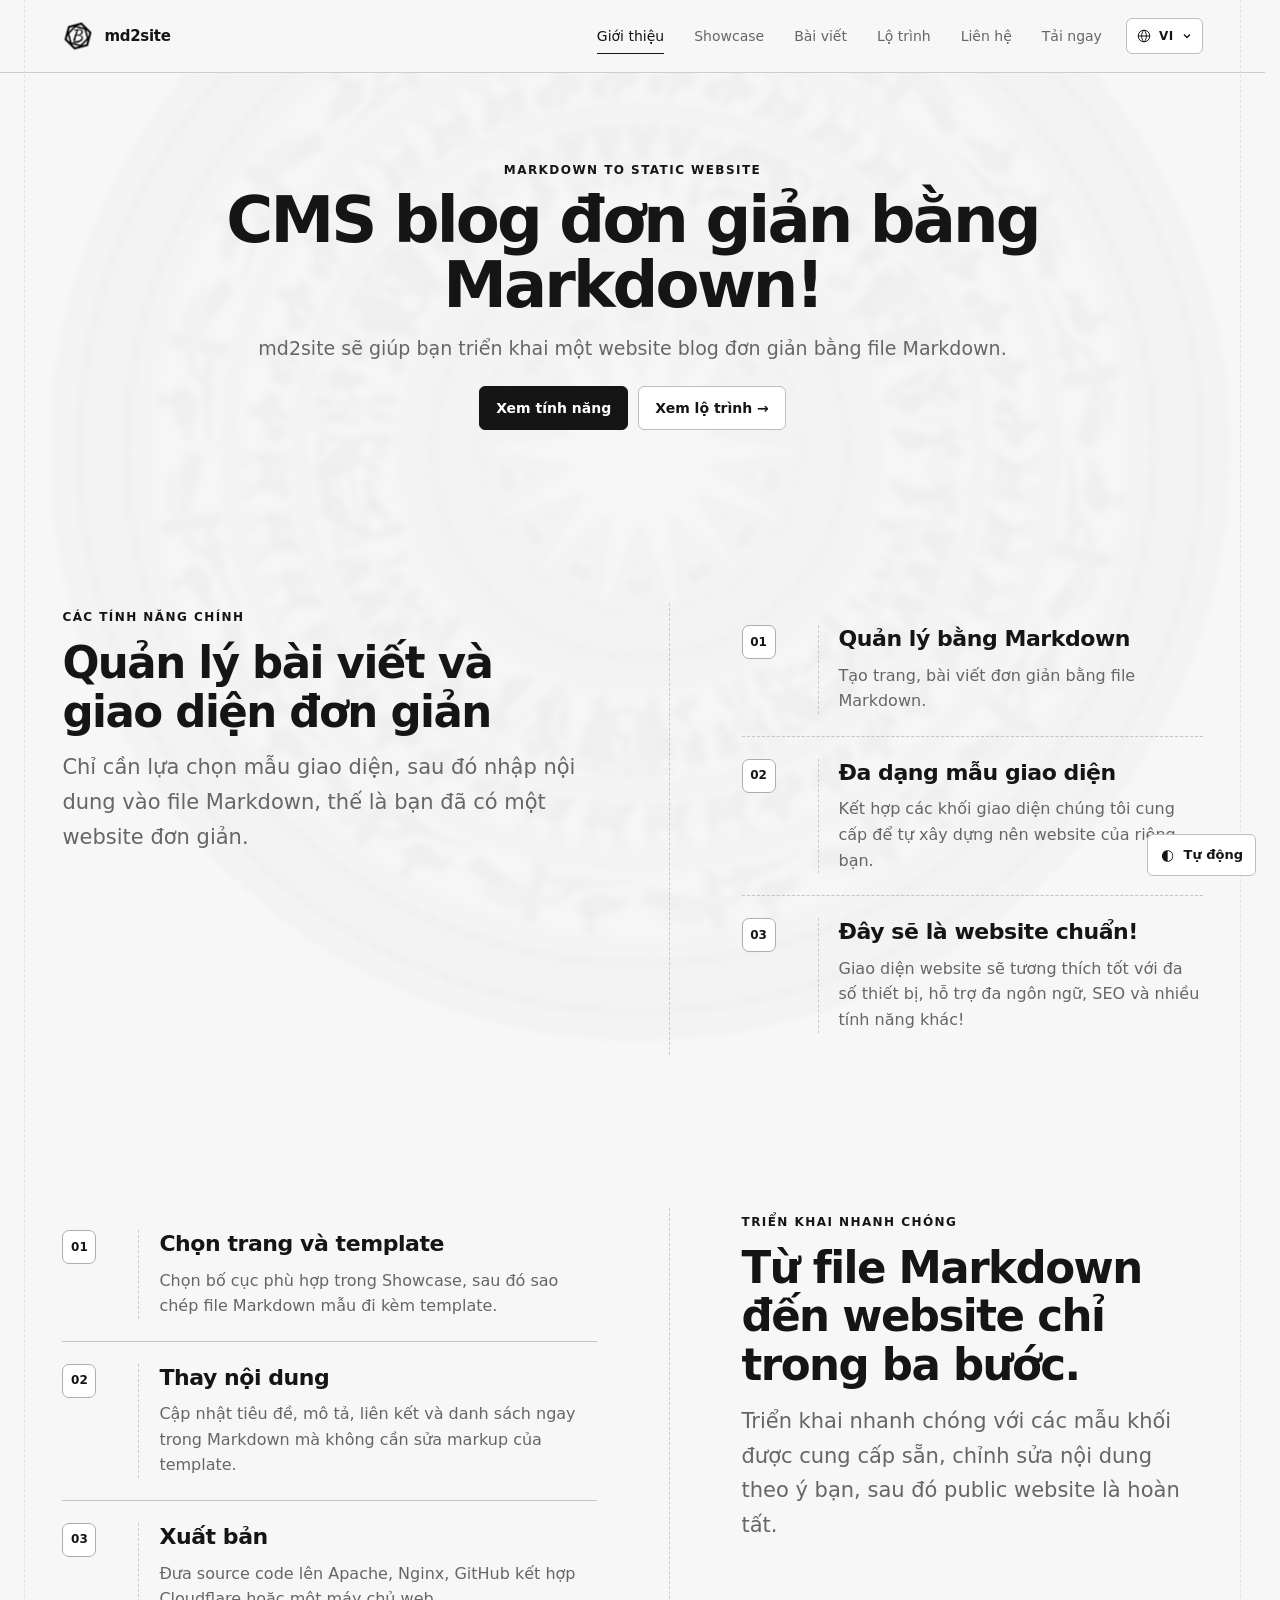
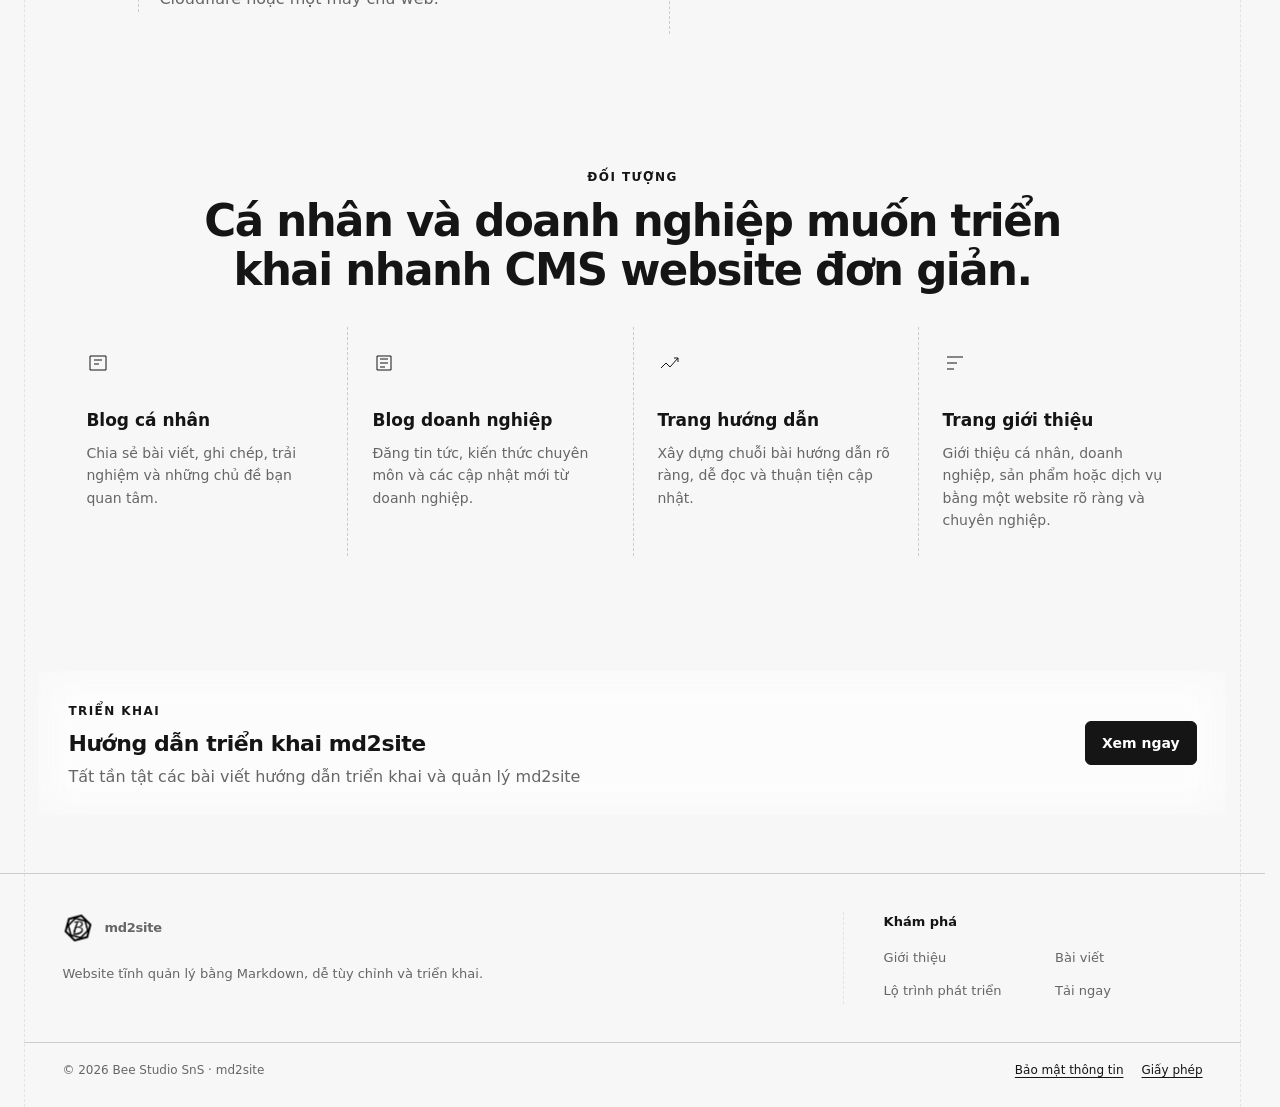
<file: pages/index.html>
<!doctype html>
<html lang="vi">
<head>
  <meta charset="utf-8">
  <meta name="viewport" content="width=device-width,initial-scale=1">
  <base href="../">
  <link rel="icon" href="assets/images/beestudiosns/03_bee_studio_sns_fav_light.svg" media="(prefers-color-scheme: light)">
  <link rel="icon" href="assets/images/beestudiosns/04_bee_studio_sns_fav_dark.svg" media="(prefers-color-scheme: dark)">
  <meta name="description" content="">
  <meta name="keywords" content="">
  <meta name="robots" content="index, follow, max-image-preview:large, max-snippet:-1, max-video-preview:-1">
  <meta name="author" content="md2site">
  <meta name="theme-color" content="#ffffff" media="(prefers-color-scheme: light)">
  <meta name="theme-color" content="#0b0b0b" media="(prefers-color-scheme: dark)">
  <link rel="canonical" href="pages/?page=home">
  <title>md2site</title>
  <script src="assets/js/content-runtime.js?v=3"></script>
  <script src="assets/js/client-cache.js?v=1"></script>
  <script src="assets/js/theme-init.js?v=5"></script>
  <link rel="stylesheet" href="assets/css/main.css?v=80">
  <link rel="stylesheet" href="assets/css/site-shell.css?v=7">
  <link rel="stylesheet" href="assets/templates/pages/page-basic-01/style.css?v=2">
</head>
<body>
<div data-site-header></div>
<main data-page-router-root><div data-page-templates aria-live="polite"></div></main>
<div data-site-footer></div>
  <script src="assets/js/page-router.js?v=70"></script>
</body>
</html>
</file>
